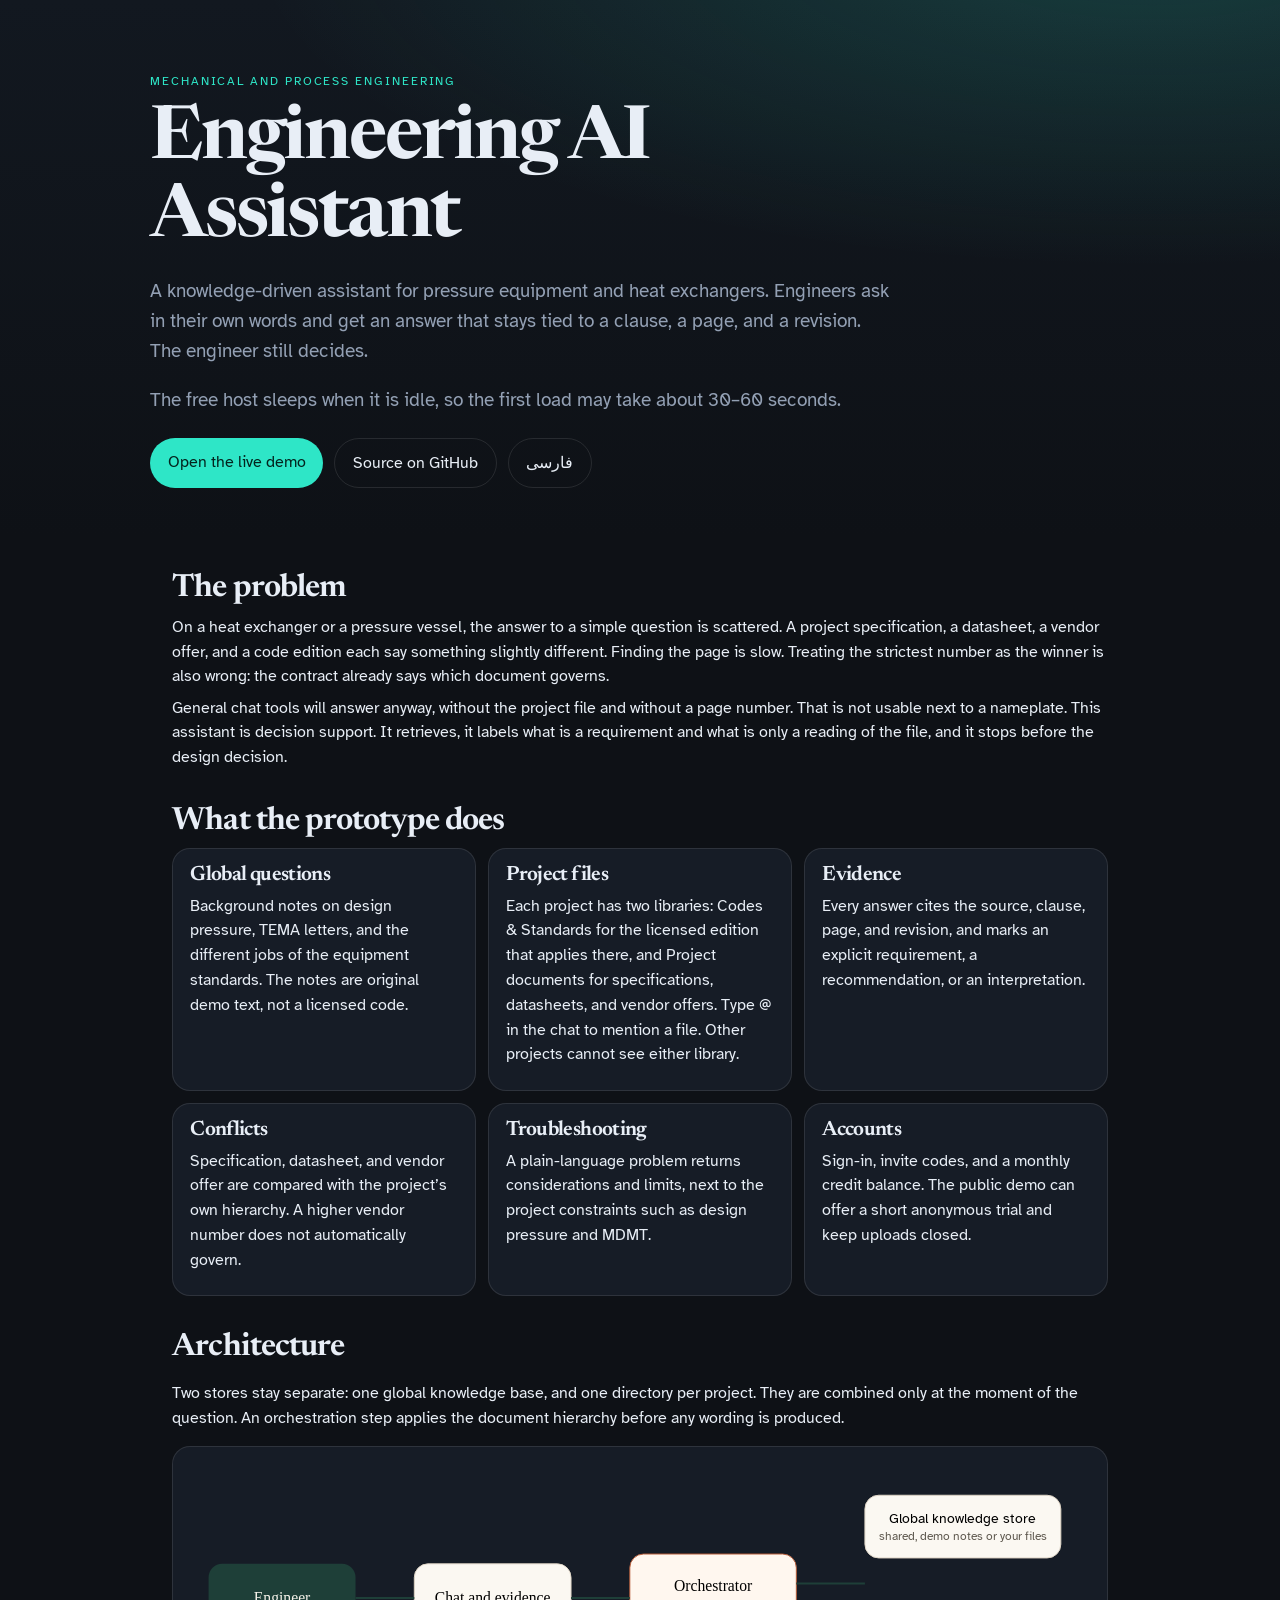
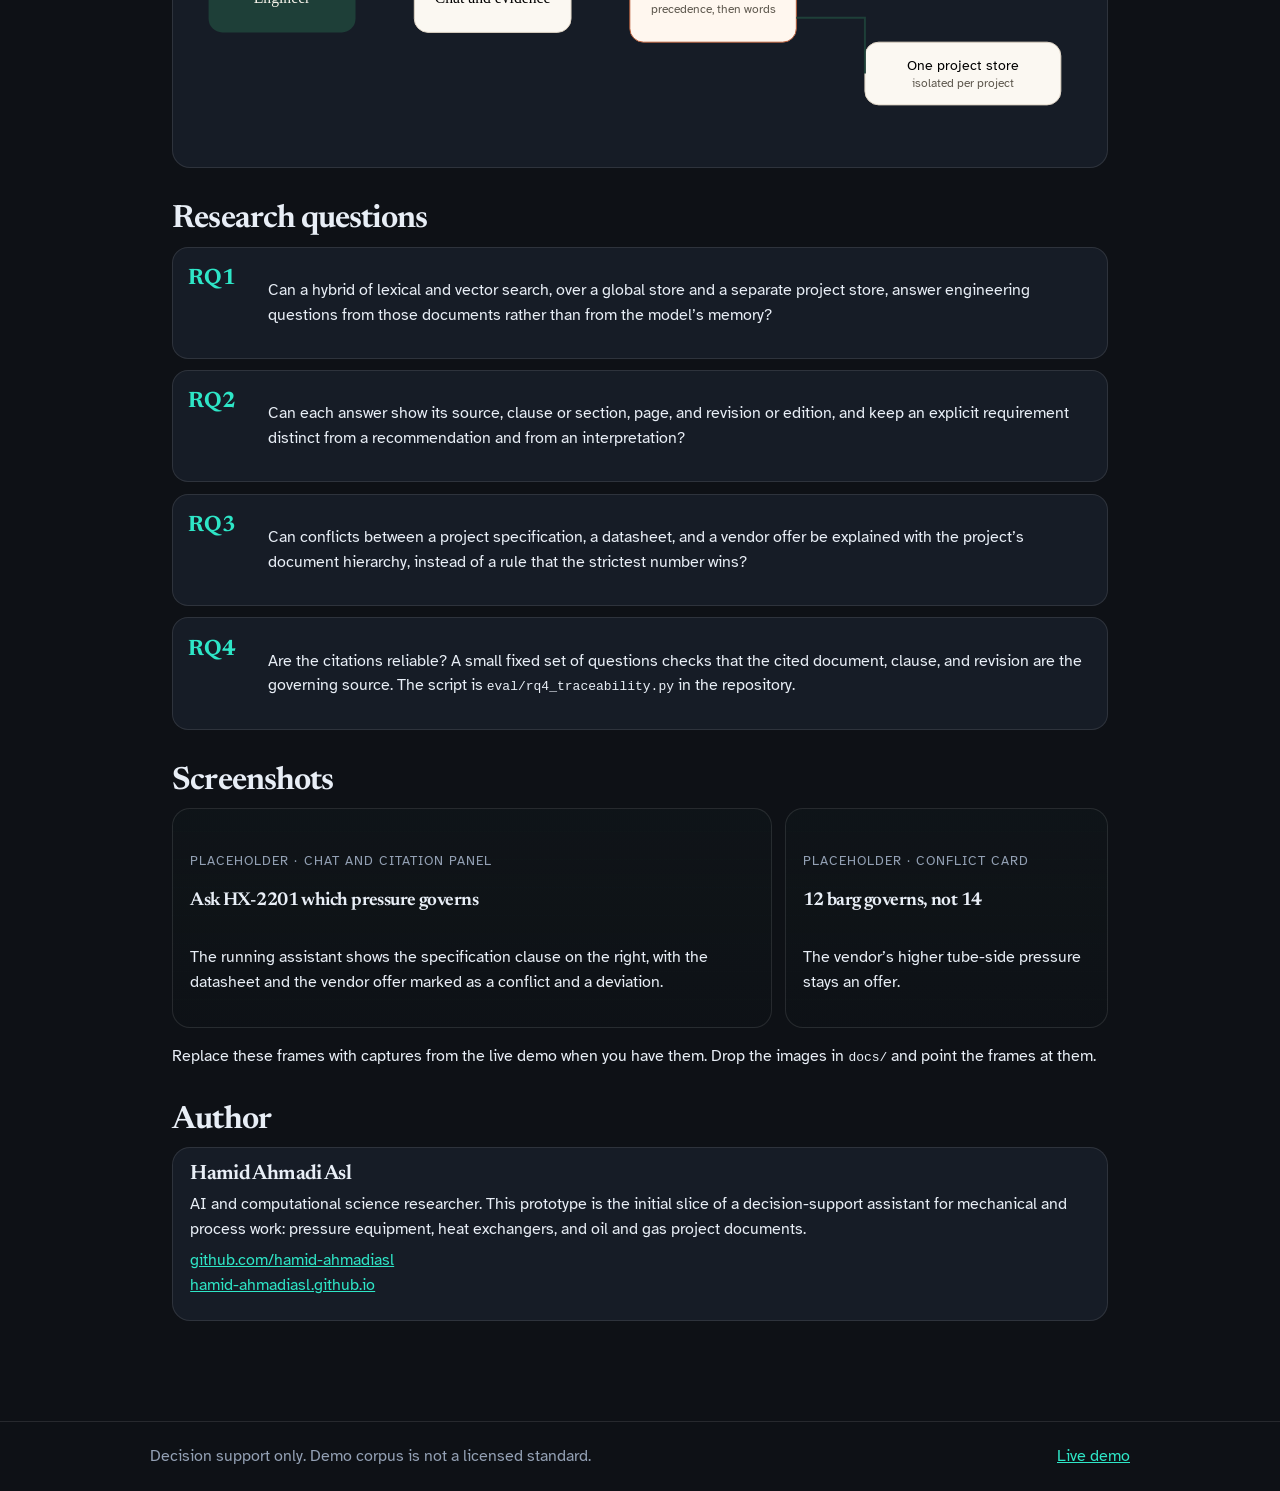
<file: docs/index.html>
<!DOCTYPE html>
<html lang="en">
<head>
  <meta charset="utf-8" />
  <meta name="viewport" content="width=device-width, initial-scale=1" />
  <title>Engineering AI Assistant — Hamid Ahmadi Asl</title>
  <meta name="description" content="A knowledge-driven decision-support assistant for mechanical and process engineering. Evidence first. A human makes the decision." />
  <link rel="preconnect" href="https://fonts.googleapis.com" />
  <link rel="preconnect" href="https://fonts.gstatic.com" crossorigin />
  <link href="https://fonts.googleapis.com/css2?family=Atkinson+Hyperlegible:wght@400;700&family=Newsreader:opsz,wght@6..72,560;6..72,650&display=swap" rel="stylesheet" />
  <style>
    :root {
      --ink: #e8eef6;
      --muted: #93a0b4;
      --paper: #0e1116;
      --card: #161c26;
      --line: rgba(255,255,255,0.1);
      --pine: #2ee6c7;
      --copper: #2ee6c7;
    }
    * { box-sizing: border-box; }
    body { margin: 0; color: var(--ink); background: var(--paper); font-family: "Atkinson Hyperlegible", "Segoe UI", sans-serif; line-height: 1.55; }
    h1, h2, h3 { font-family: Newsreader, Georgia, serif; font-weight: 650; letter-spacing: -0.03em; line-height: 1.05; }
    a { color: var(--copper); }
    header.hero { padding: 4.5rem 1.4rem 3rem; background:
      radial-gradient(900px 320px at 90% -10%, rgba(46, 230, 199, 0.18), transparent),
      linear-gradient(180deg, #121820, #0e1116); }
    .wrap { width: min(980px, 100%); margin: 0 auto; }
    .eyebrow { letter-spacing: 0.16em; text-transform: uppercase; font-size: 0.75rem; color: var(--copper); margin: 0 0 0.8rem; }
    h1 { font-size: clamp(2.6rem, 6vw, 4.6rem); margin: 0 0 1rem; max-width: 16ch; }
    .lede { font-size: 1.2rem; max-width: 62ch; color: var(--muted); }
    .actions { display: flex; flex-wrap: wrap; gap: 0.7rem; margin-top: 1.4rem; }
    .btn { display: inline-block; text-decoration: none; border-radius: 999px; padding: 0.75rem 1.1rem; }
    .btn.solid { background: var(--pine); color: #04241e; }
    .btn.line { border: 1px solid var(--line); color: var(--ink); background: transparent; }
    main { padding: 0 1.4rem 4rem; }
    section { margin: 2.2rem 0; }
    h2 { font-size: 2rem; margin-bottom: 0.6rem; }
    .grid { display: grid; grid-template-columns: repeat(3, 1fr); gap: 0.8rem; }
    .card, .shot { background: var(--card); border: 1px solid var(--line); border-radius: 18px; padding: 1rem 1.05rem; }
    .card h3 { margin: 0 0 0.4rem; font-size: 1.3rem; }
    .card p, .prose p { margin: 0.4rem 0; }
    ol { padding-left: 1.2rem; }
    ol li { margin: 0.35rem 0; }
    .diagram { background: var(--card); border: 1px solid var(--line); border-radius: 18px; padding: 1rem; overflow-x: auto; }
    .rq { display: grid; gap: 0.7rem; }
    .rq article { display: grid; grid-template-columns: 4.2rem 1fr; gap: 0.8rem; align-items: start; background: var(--card); border: 1px solid var(--line); border-radius: 16px; padding: 0.9rem; }
    .rq strong { font-family: Newsreader, Georgia, serif; font-size: 1.4rem; color: var(--pine); }
    .shots { display: grid; grid-template-columns: 1.3fr 0.7fr; gap: 0.8rem; }
    .shot { min-height: 220px; display: flex; flex-direction: column; justify-content: flex-end; background:
      linear-gradient(180deg, rgba(30, 63, 56, 0.08), rgba(30, 63, 56, 0.02)),
      repeating-linear-gradient(0deg, transparent, transparent 27px, rgba(30, 63, 56, 0.06) 28px); }
    .shot span { font-size: 0.8rem; letter-spacing: 0.08em; text-transform: uppercase; color: var(--muted); }
    footer { border-top: 1px solid var(--line); padding: 1.4rem; color: var(--muted); }
    footer .wrap { display: flex; justify-content: space-between; gap: 1rem; flex-wrap: wrap; }
    @media (max-width: 800px) {
      .grid, .shots, .rq article { grid-template-columns: 1fr; }
    }
  </style>
</head>
<body>
  <header class="hero">
    <div class="wrap">
      <p class="eyebrow">Mechanical and process engineering</p>
      <h1>Engineering AI Assistant</h1>
      <p class="lede">A knowledge-driven assistant for pressure equipment and heat exchangers. Engineers ask in their own words and get an answer that stays tied to a clause, a page, and a revision. The engineer still decides.</p>
      <p class="lede">The free host sleeps when it is idle, so the first load may take about 30–60 seconds.</p>
      <div class="actions">
        <a class="btn solid" href="https://engineering-ai-assistant-i9fb.onrender.com">Open the live demo</a>
        <a class="btn line" href="https://github.com/hamid-ahmadiasl/engineering-ai-assistant">Source on GitHub</a>
        <a class="btn line" href="fa/">فارسی</a>
      </div>
    </div>
  </header>
  <main class="wrap">
    <section>
      <h2>The problem</h2>
      <div class="prose">
        <p>On a heat exchanger or a pressure vessel, the answer to a simple question is scattered. A project specification, a datasheet, a vendor offer, and a code edition each say something slightly different. Finding the page is slow. Treating the strictest number as the winner is also wrong: the contract already says which document governs.</p>
        <p>General chat tools will answer anyway, without the project file and without a page number. That is not usable next to a nameplate. This assistant is decision support. It retrieves, it labels what is a requirement and what is only a reading of the file, and it stops before the design decision.</p>
      </div>
    </section>
    <section>
      <h2>What the prototype does</h2>
      <div class="grid">
        <article class="card">
          <h3>Global questions</h3>
          <p>Background notes on design pressure, TEMA letters, and the different jobs of the equipment standards. The notes are original demo text, not a licensed code.</p>
        </article>
        <article class="card">
          <h3>Project files</h3>
          <p>Each project has two libraries: Codes &amp; Standards for the licensed edition that applies there, and Project documents for specifications, datasheets, and vendor offers. Type @ in the chat to mention a file. Other projects cannot see either library.</p>
        </article>
        <article class="card">
          <h3>Evidence</h3>
          <p>Every answer cites the source, clause, page, and revision, and marks an explicit requirement, a recommendation, or an interpretation.</p>
        </article>
        <article class="card">
          <h3>Conflicts</h3>
          <p>Specification, datasheet, and vendor offer are compared with the project’s own hierarchy. A higher vendor number does not automatically govern.</p>
        </article>
        <article class="card">
          <h3>Troubleshooting</h3>
          <p>A plain-language problem returns considerations and limits, next to the project constraints such as design pressure and MDMT.</p>
        </article>
        <article class="card">
          <h3>Accounts</h3>
          <p>Sign-in, invite codes, and a monthly credit balance. The public demo can offer a short anonymous trial and keep uploads closed.</p>
        </article>
      </div>
    </section>
    <section>
      <h2>Architecture</h2>
      <p>Two stores stay separate: one global knowledge base, and one directory per project. They are combined only at the moment of the question. An orchestration step applies the document hierarchy before any wording is produced.</p>
      <div class="diagram" role="img" aria-label="Diagram of the assistant. The engineer talks to the chat. The orchestrator queries a global store and one project store, applies precedence, then either a language model or an extractive writer produces cited blocks.">
        <svg viewBox="0 0 920 280" width="100%" height="280">
          <rect x="20" y="100" width="150" height="70" rx="14" fill="#1e3f38"/>
          <text x="95" y="140" text-anchor="middle" fill="#f6f3ea" font-family="Georgia, serif" font-size="16">Engineer</text>
          <rect x="230" y="100" width="160" height="70" rx="14" fill="#fbf8f2" stroke="#e0d6c6"/>
          <text x="310" y="140" text-anchor="middle" font-family="Georgia, serif" font-size="16">Chat and evidence</text>
          <rect x="450" y="90" width="170" height="90" rx="14" fill="#fff7ef" stroke="#b85c38"/>
          <text x="535" y="128" text-anchor="middle" font-family="Georgia, serif" font-size="16">Orchestrator</text>
          <text x="535" y="150" text-anchor="middle" fill="#5e584e" font-size="12">precedence, then words</text>
          <rect x="690" y="30" width="200" height="64" rx="14" fill="#fbf8f2" stroke="#e0d6c6"/>
          <text x="790" y="58" text-anchor="middle" font-size="14">Global knowledge store</text>
          <text x="790" y="76" text-anchor="middle" fill="#5e584e" font-size="12">shared, demo notes or your files</text>
          <rect x="690" y="180" width="200" height="64" rx="14" fill="#fbf8f2" stroke="#e0d6c6"/>
          <text x="790" y="208" text-anchor="middle" font-size="14">One project store</text>
          <text x="790" y="226" text-anchor="middle" fill="#5e584e" font-size="12">isolated per project</text>
          <path d="M170 135 H230" stroke="#1e3f38" stroke-width="2"/>
          <path d="M390 135 H450" stroke="#1e3f38" stroke-width="2"/>
          <path d="M620 120 H690" stroke="#1e3f38" stroke-width="2"/>
          <path d="M620 155 H690 V212" stroke="#1e3f38" stroke-width="2" fill="none"/>
        </svg>
      </div>
    </section>
    <section>
      <h2>Research questions</h2>
      <div class="rq">
        <article>
          <strong>RQ1</strong>
          <p>Can a hybrid of lexical and vector search, over a global store and a separate project store, answer engineering questions from those documents rather than from the model’s memory?</p>
        </article>
        <article>
          <strong>RQ2</strong>
          <p>Can each answer show its source, clause or section, page, and revision or edition, and keep an explicit requirement distinct from a recommendation and from an interpretation?</p>
        </article>
        <article>
          <strong>RQ3</strong>
          <p>Can conflicts between a project specification, a datasheet, and a vendor offer be explained with the project’s document hierarchy, instead of a rule that the strictest number wins?</p>
        </article>
        <article>
          <strong>RQ4</strong>
          <p>Are the citations reliable? A small fixed set of questions checks that the cited document, clause, and revision are the governing source. The script is <code>eval/rq4_traceability.py</code> in the repository.</p>
        </article>
      </div>
    </section>
    <section>
      <h2>Screenshots</h2>
      <div class="shots">
        <div class="shot">
          <span>Placeholder · chat and citation panel</span>
          <h3>Ask HX-2201 which pressure governs</h3>
          <p>The running assistant shows the specification clause on the right, with the datasheet and the vendor offer marked as a conflict and a deviation.</p>
        </div>
        <div class="shot">
          <span>Placeholder · conflict card</span>
          <h3>12 barg governs, not 14</h3>
          <p>The vendor’s higher tube-side pressure stays an offer.</p>
        </div>
      </div>
      <p>Replace these frames with captures from the live demo when you have them. Drop the images in <code>docs/</code> and point the frames at them.</p>
    </section>
    <section>
      <h2>Author</h2>
      <div class="card">
        <h3>Hamid Ahmadi Asl</h3>
        <p>AI and computational science researcher. This prototype is the initial slice of a decision-support assistant for mechanical and process work: pressure equipment, heat exchangers, and oil and gas project documents.</p>
        <p><a href="https://github.com/hamid-ahmadiasl">github.com/hamid-ahmadiasl</a><br />
        <a href="https://hamid-ahmadiasl.github.io">hamid-ahmadiasl.github.io</a></p>
      </div>
    </section>
  </main>
  <footer>
    <div class="wrap">
      <span>Decision support only. Demo corpus is not a licensed standard.</span>
      <span><a href="https://engineering-ai-assistant-i9fb.onrender.com">Live demo</a></span>
    </div>
  </footer>
</body>
</html>
</file>
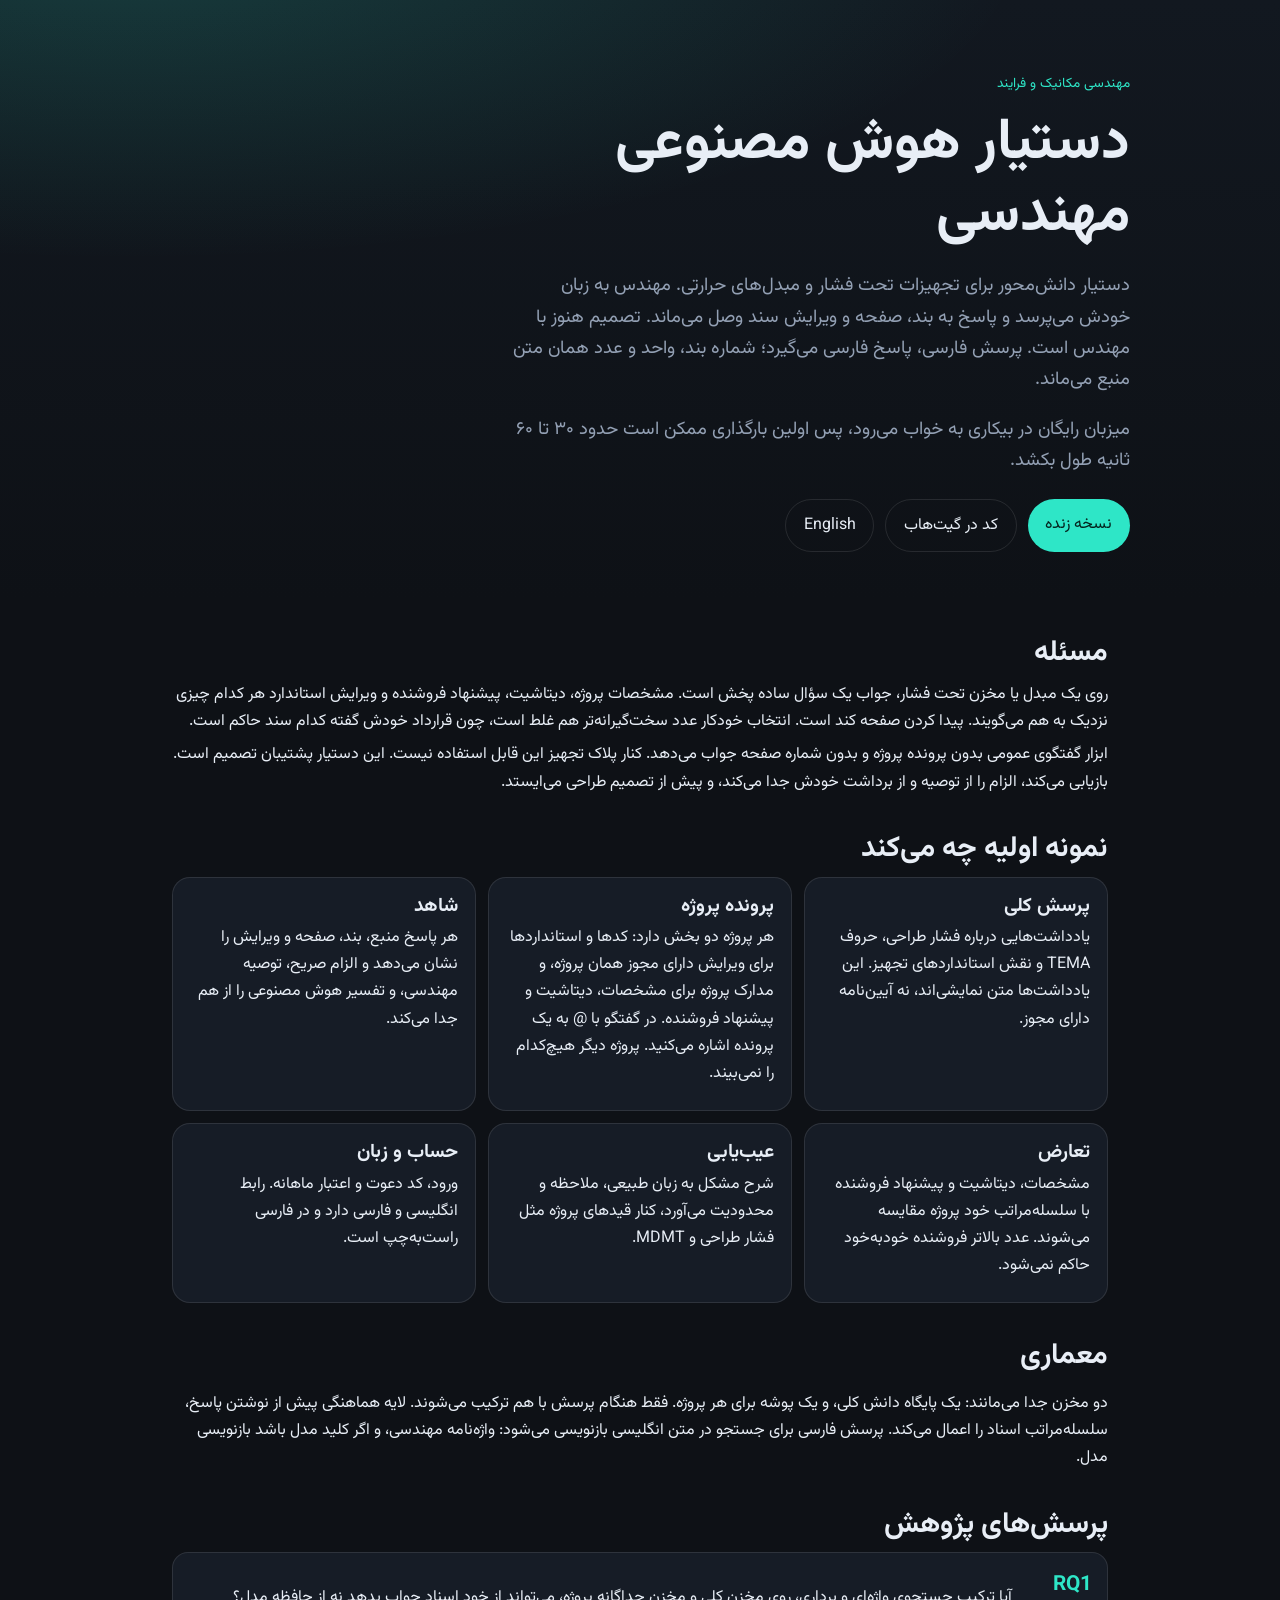
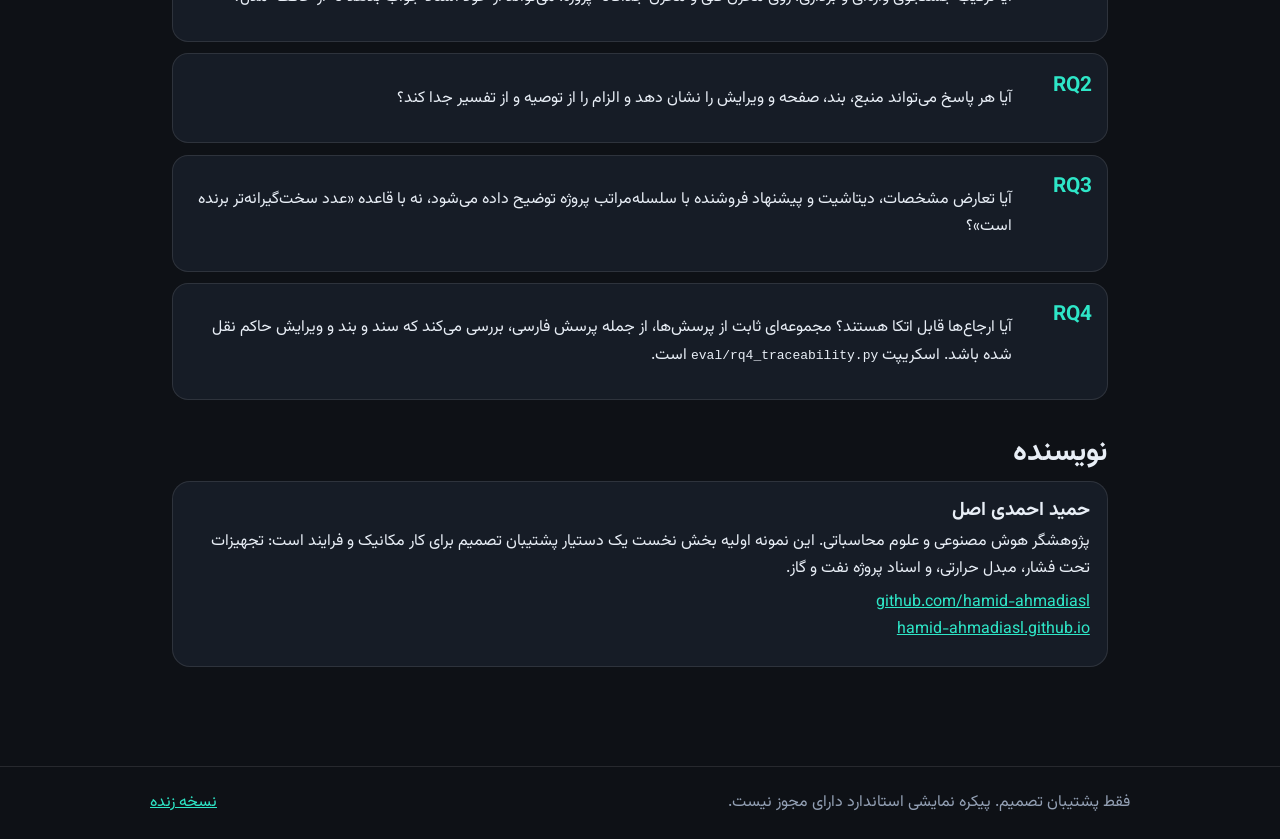
<file: docs/fa/index.html>
<!DOCTYPE html>
<html lang="fa" dir="rtl">
<head>
  <meta charset="utf-8" />
  <meta name="viewport" content="width=device-width, initial-scale=1" />
  <title>دستیار هوش مصنوعی مهندسی — حمید احمدی اصل</title>
  <meta name="description" content="دستیار پشتیبان تصمیم برای مهندسی مکانیک و فرایند. پاسخ به سند و بند و صفحه وصل است. تصمیم با مهندس می‌ماند." />
  <link rel="preconnect" href="https://fonts.googleapis.com" />
  <link rel="preconnect" href="https://fonts.gstatic.com" crossorigin />
  <link href="https://fonts.googleapis.com/css2?family=Vazirmatn:wght@400;600;700&display=swap" rel="stylesheet" />
  <style>
    :root {
      --ink: #e8eef6;
      --muted: #93a0b4;
      --paper: #0e1116;
      --card: #161c26;
      --line: rgba(255,255,255,0.1);
      --pine: #2ee6c7;
      --copper: #2ee6c7;
    }
    * { box-sizing: border-box; }
    body { margin: 0; color: var(--ink); background: var(--paper); font-family: Vazirmatn, sans-serif; line-height: 1.7; }
    h1, h2, h3 { font-weight: 700; letter-spacing: 0; line-height: 1.25; }
    a { color: var(--copper); }
    header.hero { padding: 4.5rem 1.4rem 3rem; background:
      radial-gradient(900px 320px at 10% -10%, rgba(46, 230, 199, 0.18), transparent),
      linear-gradient(180deg, #121820, #0e1116); }
    .wrap { width: min(980px, 100%); margin: 0 auto; }
    .eyebrow { letter-spacing: 0; font-size: 0.85rem; color: var(--copper); margin: 0 0 0.8rem; }
    h1 { font-size: clamp(2.2rem, 5vw, 3.6rem); margin: 0 0 1rem; max-width: 18ch; }
    .lede { font-size: 1.15rem; max-width: 62ch; color: var(--muted); }
    .actions { display: flex; flex-wrap: wrap; gap: 0.7rem; margin-top: 1.4rem; }
    .btn { display: inline-block; text-decoration: none; border-radius: 999px; padding: 0.75rem 1.1rem; }
    .btn.solid { background: var(--pine); color: #04241e; }
    .btn.line { border: 1px solid var(--line); color: var(--ink); background: transparent; }
    main { padding: 0 1.4rem 4rem; }
    section { margin: 2.2rem 0; }
    h2 { font-size: 1.8rem; margin-bottom: 0.6rem; }
    .grid { display: grid; grid-template-columns: repeat(3, 1fr); gap: 0.8rem; }
    .card { background: var(--card); border: 1px solid var(--line); border-radius: 18px; padding: 1rem 1.05rem; }
    .card h3 { margin: 0 0 0.4rem; font-size: 1.2rem; }
    .card p, .prose p { margin: 0.4rem 0; }
    .rq { display: grid; gap: 0.7rem; }
    .rq article { display: grid; grid-template-columns: 4.2rem 1fr; gap: 0.8rem; align-items: start; background: var(--card); border: 1px solid var(--line); border-radius: 16px; padding: 0.9rem; }
    .rq strong { font-size: 1.3rem; color: var(--pine); }
    footer { border-top: 1px solid var(--line); padding: 1.4rem; color: var(--muted); }
    footer .wrap { display: flex; justify-content: space-between; gap: 1rem; flex-wrap: wrap; }
    @media (max-width: 800px) {
      .grid, .rq article { grid-template-columns: 1fr; }
    }
  </style>
</head>
<body>
  <header class="hero">
    <div class="wrap">
      <p class="eyebrow">مهندسی مکانیک و فرایند</p>
      <h1>دستیار هوش مصنوعی مهندسی</h1>
      <p class="lede">دستیار دانش‌محور برای تجهیزات تحت فشار و مبدل‌های حرارتی. مهندس به زبان خودش می‌پرسد و پاسخ به بند، صفحه و ویرایش سند وصل می‌ماند. تصمیم هنوز با مهندس است. پرسش فارسی، پاسخ فارسی می‌گیرد؛ شماره بند، واحد و عدد همان متن منبع می‌ماند.</p>
      <p class="lede">میزبان رایگان در بیکاری به خواب می‌رود، پس اولین بارگذاری ممکن است حدود ۳۰ تا ۶۰ ثانیه طول بکشد.</p>
      <div class="actions">
        <a class="btn solid" href="https://engineering-ai-assistant-i9fb.onrender.com">نسخه زنده</a>
        <a class="btn line" href="https://github.com/hamid-ahmadiasl/engineering-ai-assistant">کد در گیت‌هاب</a>
        <a class="btn line" href="../">English</a>
      </div>
    </div>
  </header>
  <main class="wrap">
    <section>
      <h2>مسئله</h2>
      <div class="prose">
        <p>روی یک مبدل یا مخزن تحت فشار، جواب یک سؤال ساده پخش است. مشخصات پروژه، دیتاشیت، پیشنهاد فروشنده و ویرایش استاندارد هر کدام چیزی نزدیک به هم می‌گویند. پیدا کردن صفحه کند است. انتخاب خودکار عدد سخت‌گیرانه‌تر هم غلط است، چون قرارداد خودش گفته کدام سند حاکم است.</p>
        <p>ابزار گفتگوی عمومی بدون پرونده پروژه و بدون شماره صفحه جواب می‌دهد. کنار پلاک تجهیز این قابل استفاده نیست. این دستیار پشتیبان تصمیم است. بازیابی می‌کند، الزام را از توصیه و از برداشت خودش جدا می‌کند، و پیش از تصمیم طراحی می‌ایستد.</p>
      </div>
    </section>
    <section>
      <h2>نمونه اولیه چه می‌کند</h2>
      <div class="grid">
        <article class="card">
          <h3>پرسش کلی</h3>
          <p>یادداشت‌هایی درباره فشار طراحی، حروف TEMA و نقش استانداردهای تجهیز. این یادداشت‌ها متن نمایشی‌اند، نه آیین‌نامه دارای مجوز.</p>
        </article>
        <article class="card">
          <h3>پرونده پروژه</h3>
          <p>هر پروژه دو بخش دارد: کدها و استانداردها برای ویرایش دارای مجوز همان پروژه، و مدارک پروژه برای مشخصات، دیتاشیت و پیشنهاد فروشنده. در گفتگو با @ به یک پرونده اشاره می‌کنید. پروژه دیگر هیچ‌کدام را نمی‌بیند.</p>
        </article>
        <article class="card">
          <h3>شاهد</h3>
          <p>هر پاسخ منبع، بند، صفحه و ویرایش را نشان می‌دهد و الزام صریح، توصیه مهندسی، و تفسیر هوش مصنوعی را از هم جدا می‌کند.</p>
        </article>
        <article class="card">
          <h3>تعارض</h3>
          <p>مشخصات، دیتاشیت و پیشنهاد فروشنده با سلسله‌مراتب خود پروژه مقایسه می‌شوند. عدد بالاتر فروشنده خودبه‌خود حاکم نمی‌شود.</p>
        </article>
        <article class="card">
          <h3>عیب‌یابی</h3>
          <p>شرح مشکل به زبان طبیعی، ملاحظه و محدودیت می‌آورد، کنار قیدهای پروژه مثل فشار طراحی و MDMT.</p>
        </article>
        <article class="card">
          <h3>حساب و زبان</h3>
          <p>ورود، کد دعوت و اعتبار ماهانه. رابط انگلیسی و فارسی دارد و در فارسی راست‌به‌چپ است.</p>
        </article>
      </div>
    </section>
    <section>
      <h2>معماری</h2>
      <p>دو مخزن جدا می‌مانند: یک پایگاه دانش کلی، و یک پوشه برای هر پروژه. فقط هنگام پرسش با هم ترکیب می‌شوند. لایه هماهنگی پیش از نوشتن پاسخ، سلسله‌مراتب اسناد را اعمال می‌کند. پرسش فارسی برای جستجو در متن انگلیسی بازنویسی می‌شود: واژه‌نامه مهندسی، و اگر کلید مدل باشد بازنویسی مدل.</p>
    </section>
    <section>
      <h2>پرسش‌های پژوهش</h2>
      <div class="rq">
        <article>
          <strong>RQ1</strong>
          <p>آیا ترکیب جستجوی واژه‌ای و برداری، روی مخزن کلی و مخزن جداگانه پروژه، می‌تواند از خود اسناد جواب بدهد نه از حافظه مدل؟</p>
        </article>
        <article>
          <strong>RQ2</strong>
          <p>آیا هر پاسخ می‌تواند منبع، بند، صفحه و ویرایش را نشان دهد و الزام را از توصیه و از تفسیر جدا کند؟</p>
        </article>
        <article>
          <strong>RQ3</strong>
          <p>آیا تعارض مشخصات، دیتاشیت و پیشنهاد فروشنده با سلسله‌مراتب پروژه توضیح داده می‌شود، نه با قاعده «عدد سخت‌گیرانه‌تر برنده است»؟</p>
        </article>
        <article>
          <strong>RQ4</strong>
          <p>آیا ارجاع‌ها قابل اتکا هستند؟ مجموعه‌ای ثابت از پرسش‌ها، از جمله پرسش فارسی، بررسی می‌کند که سند و بند و ویرایش حاکم نقل شده باشد. اسکریپت <code>eval/rq4_traceability.py</code> است.</p>
        </article>
      </div>
    </section>
    <section>
      <h2>نویسنده</h2>
      <div class="card">
        <h3>حمید احمدی اصل</h3>
        <p>پژوهشگر هوش مصنوعی و علوم محاسباتی. این نمونه اولیه بخش نخست یک دستیار پشتیبان تصمیم برای کار مکانیک و فرایند است: تجهیزات تحت فشار، مبدل حرارتی، و اسناد پروژه نفت و گاز.</p>
        <p><a href="https://github.com/hamid-ahmadiasl">github.com/hamid-ahmadiasl</a><br />
        <a href="https://hamid-ahmadiasl.github.io">hamid-ahmadiasl.github.io</a></p>
      </div>
    </section>
  </main>
  <footer>
    <div class="wrap">
      <span>فقط پشتیبان تصمیم. پیکره نمایشی استاندارد دارای مجوز نیست.</span>
      <span><a href="https://engineering-ai-assistant-i9fb.onrender.com">نسخه زنده</a></span>
    </div>
  </footer>
</body>
</html>
</file>
